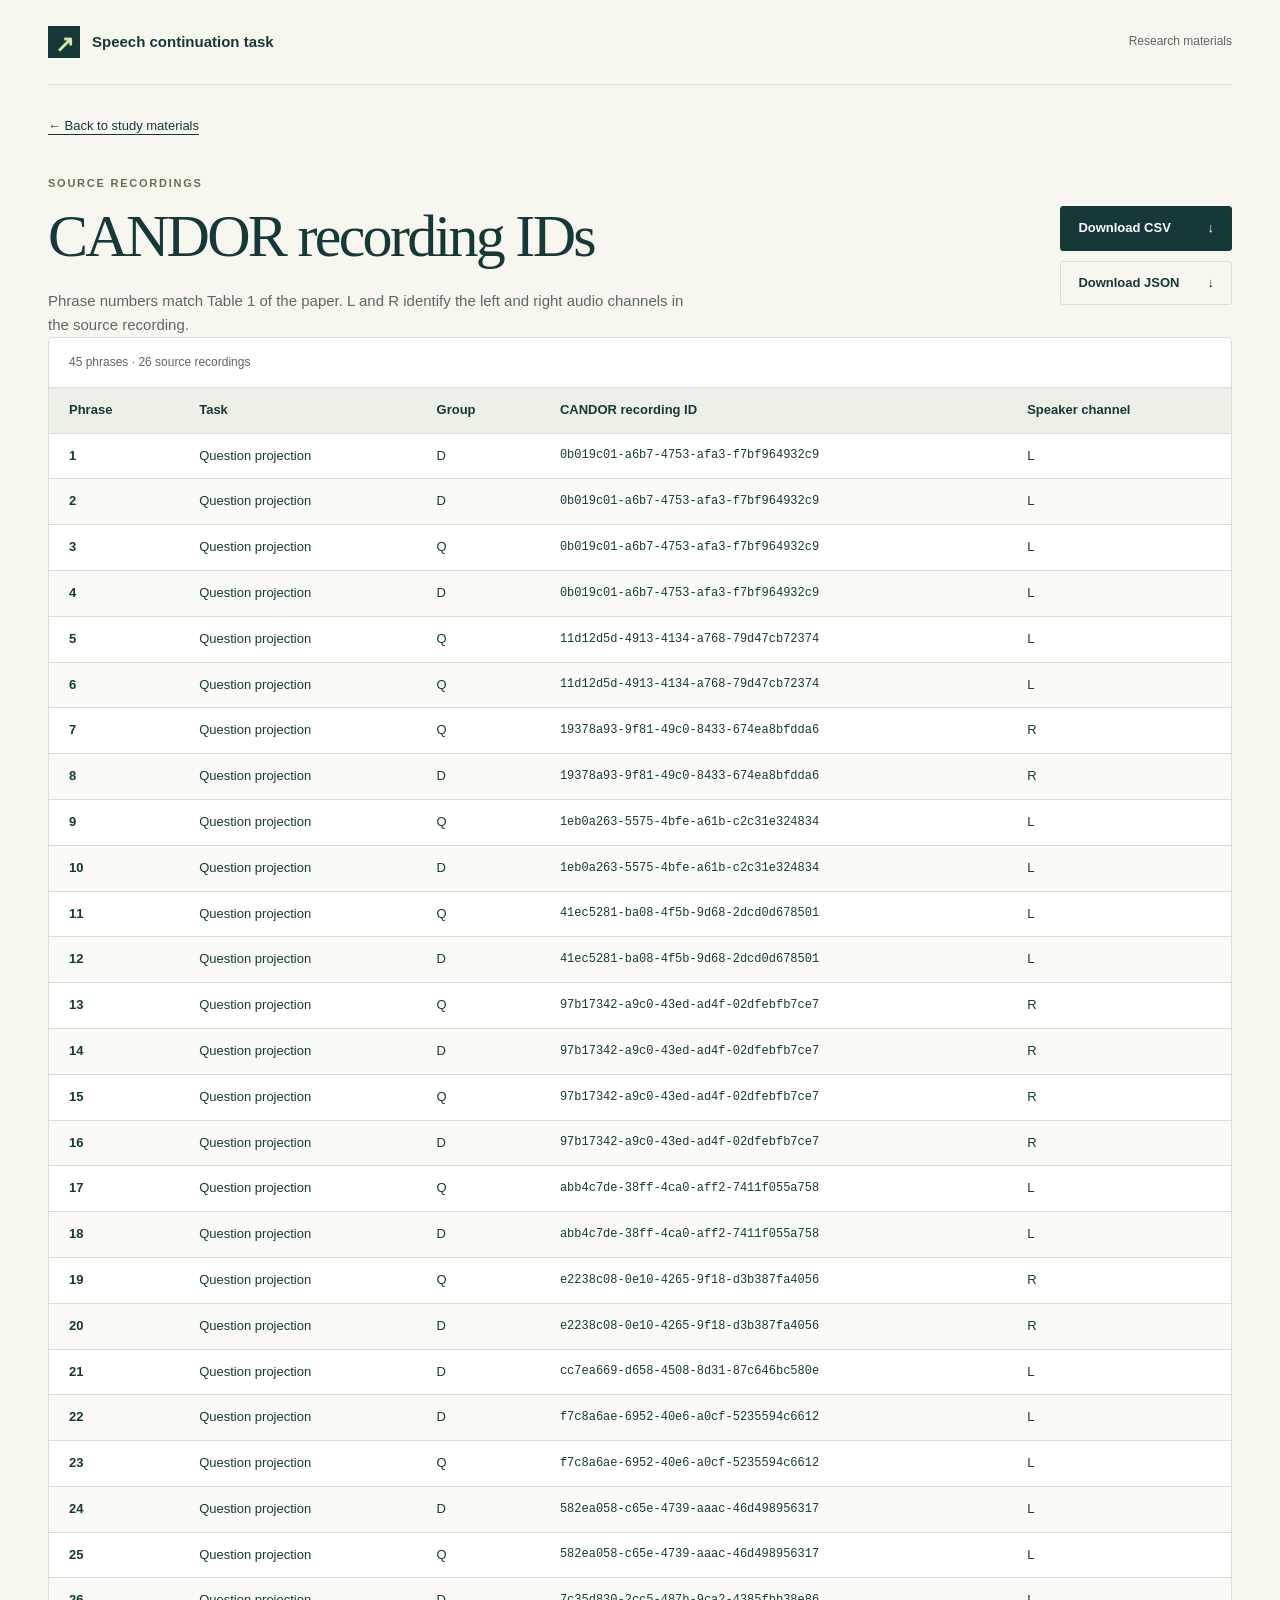
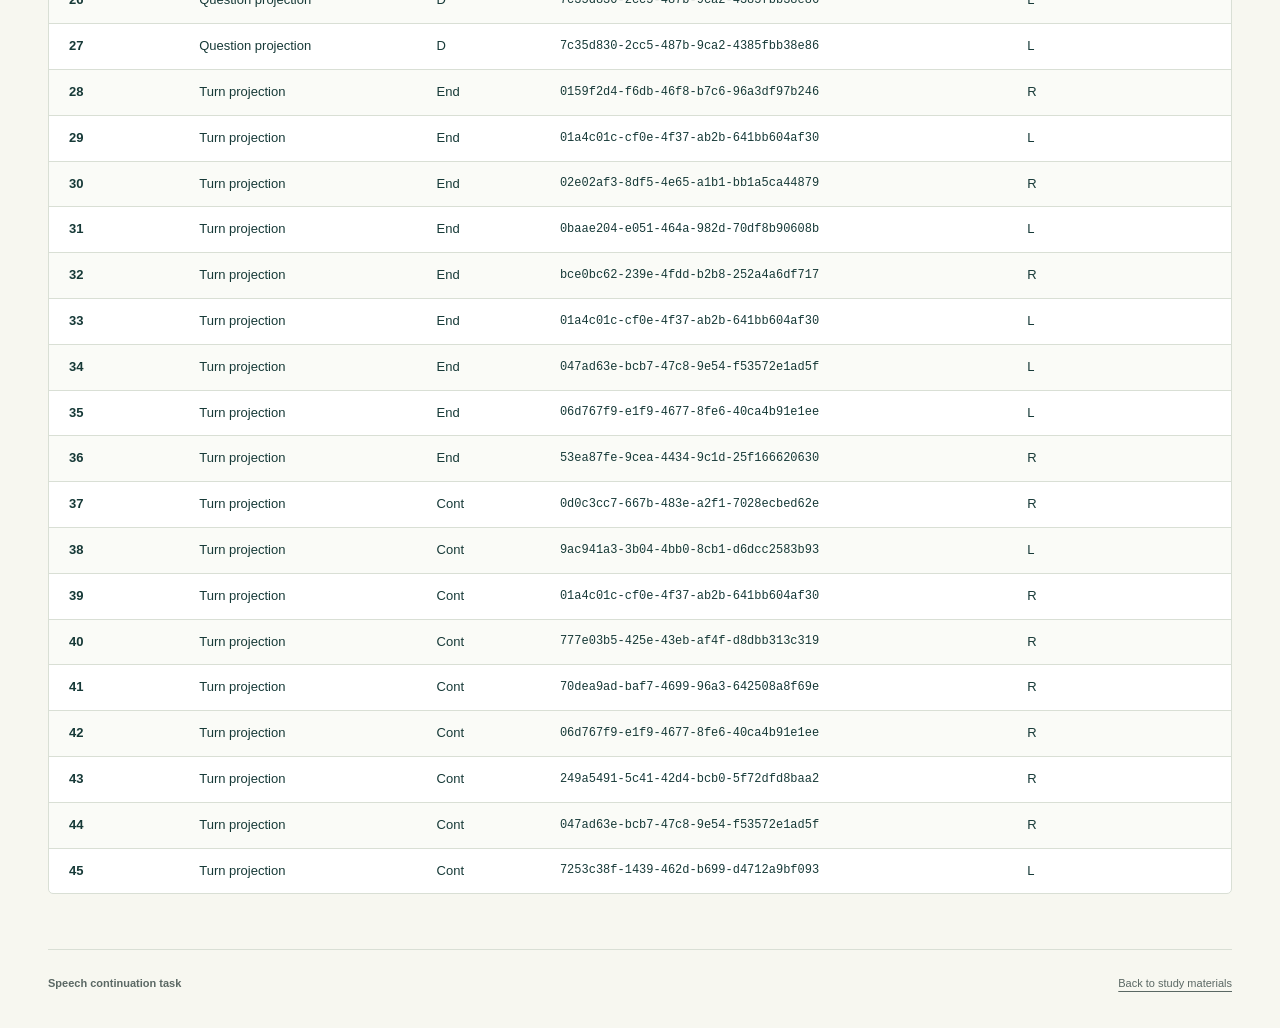
<file: recordings/index.html>
<!doctype html>
<html lang="en">
<head>
  <meta charset="utf-8">
  <meta name="viewport" content="width=device-width, initial-scale=1">
  <meta name="description" content="CANDOR recording IDs and speaker channels for all 45 phrases in the speech continuation paper.">
  <meta name="theme-color" content="#183c3a">
  <title>CANDOR recording IDs · Speech continuation task</title>
  <link rel="stylesheet" href="../styles.css">
  <link rel="stylesheet" href="styles.css">
</head>
<body>
  <a class="skip-link" href="#recordings">Skip to recording IDs</a>
  <header class="masthead wrap">
    <a class="wordmark" href="../" aria-label="Speech continuation task home"><span class="mark" aria-hidden="true">↗</span> Speech continuation task</a>
    <span class="masthead-label">Research materials</span>
  </header>
  <main class="recordings-main wrap" id="recordings">
    <a class="back-link" href="../">← Back to study materials</a>
    <div class="recordings-heading">
      <div>
        <p class="eyebrow">Source recordings</p>
        <h1>CANDOR recording IDs</h1>
        <p class="section-intro">Phrase numbers match Table 1 of the paper. L and R identify the left and right audio channels in the source recording.</p>
      </div>
      <div class="recording-downloads" aria-label="Download recording IDs">
        <a class="button button-primary" href="../data/candor-recordings.csv" download>Download CSV <span aria-hidden="true">↓</span></a>
        <a class="button button-secondary" href="../data/candor-recordings.json" download>Download JSON <span aria-hidden="true">↓</span></a>
      </div>
    </div>
    <div class="recording-table-scroll" role="region" aria-label="CANDOR recording IDs for 45 phrases" tabindex="0">
      <table>
        <caption>45 phrases · 26 source recordings</caption>
        <thead><tr><th scope="col">Phrase</th><th scope="col">Task</th><th scope="col">Group</th><th scope="col">CANDOR recording ID</th><th scope="col">Speaker channel</th></tr></thead>
        <tbody>
          <tr><th scope="row">1</th><td>Question projection</td><td>D</td><td class="recording-id">0b019c01-a6b7-4753-afa3-f7bf964932c9</td><td>L</td></tr>
          <tr><th scope="row">2</th><td>Question projection</td><td>D</td><td class="recording-id">0b019c01-a6b7-4753-afa3-f7bf964932c9</td><td>L</td></tr>
          <tr><th scope="row">3</th><td>Question projection</td><td>Q</td><td class="recording-id">0b019c01-a6b7-4753-afa3-f7bf964932c9</td><td>L</td></tr>
          <tr><th scope="row">4</th><td>Question projection</td><td>D</td><td class="recording-id">0b019c01-a6b7-4753-afa3-f7bf964932c9</td><td>L</td></tr>
          <tr><th scope="row">5</th><td>Question projection</td><td>Q</td><td class="recording-id">11d12d5d-4913-4134-a768-79d47cb72374</td><td>L</td></tr>
          <tr><th scope="row">6</th><td>Question projection</td><td>Q</td><td class="recording-id">11d12d5d-4913-4134-a768-79d47cb72374</td><td>L</td></tr>
          <tr><th scope="row">7</th><td>Question projection</td><td>Q</td><td class="recording-id">19378a93-9f81-49c0-8433-674ea8bfdda6</td><td>R</td></tr>
          <tr><th scope="row">8</th><td>Question projection</td><td>D</td><td class="recording-id">19378a93-9f81-49c0-8433-674ea8bfdda6</td><td>R</td></tr>
          <tr><th scope="row">9</th><td>Question projection</td><td>Q</td><td class="recording-id">1eb0a263-5575-4bfe-a61b-c2c31e324834</td><td>L</td></tr>
          <tr><th scope="row">10</th><td>Question projection</td><td>D</td><td class="recording-id">1eb0a263-5575-4bfe-a61b-c2c31e324834</td><td>L</td></tr>
          <tr><th scope="row">11</th><td>Question projection</td><td>Q</td><td class="recording-id">41ec5281-ba08-4f5b-9d68-2dcd0d678501</td><td>L</td></tr>
          <tr><th scope="row">12</th><td>Question projection</td><td>D</td><td class="recording-id">41ec5281-ba08-4f5b-9d68-2dcd0d678501</td><td>L</td></tr>
          <tr><th scope="row">13</th><td>Question projection</td><td>Q</td><td class="recording-id">97b17342-a9c0-43ed-ad4f-02dfebfb7ce7</td><td>R</td></tr>
          <tr><th scope="row">14</th><td>Question projection</td><td>D</td><td class="recording-id">97b17342-a9c0-43ed-ad4f-02dfebfb7ce7</td><td>R</td></tr>
          <tr><th scope="row">15</th><td>Question projection</td><td>Q</td><td class="recording-id">97b17342-a9c0-43ed-ad4f-02dfebfb7ce7</td><td>R</td></tr>
          <tr><th scope="row">16</th><td>Question projection</td><td>D</td><td class="recording-id">97b17342-a9c0-43ed-ad4f-02dfebfb7ce7</td><td>R</td></tr>
          <tr><th scope="row">17</th><td>Question projection</td><td>Q</td><td class="recording-id">abb4c7de-38ff-4ca0-aff2-7411f055a758</td><td>L</td></tr>
          <tr><th scope="row">18</th><td>Question projection</td><td>D</td><td class="recording-id">abb4c7de-38ff-4ca0-aff2-7411f055a758</td><td>L</td></tr>
          <tr><th scope="row">19</th><td>Question projection</td><td>Q</td><td class="recording-id">e2238c08-0e10-4265-9f18-d3b387fa4056</td><td>R</td></tr>
          <tr><th scope="row">20</th><td>Question projection</td><td>D</td><td class="recording-id">e2238c08-0e10-4265-9f18-d3b387fa4056</td><td>R</td></tr>
          <tr><th scope="row">21</th><td>Question projection</td><td>D</td><td class="recording-id">cc7ea669-d658-4508-8d31-87c646bc580e</td><td>L</td></tr>
          <tr><th scope="row">22</th><td>Question projection</td><td>D</td><td class="recording-id">f7c8a6ae-6952-40e6-a0cf-5235594c6612</td><td>L</td></tr>
          <tr><th scope="row">23</th><td>Question projection</td><td>Q</td><td class="recording-id">f7c8a6ae-6952-40e6-a0cf-5235594c6612</td><td>L</td></tr>
          <tr><th scope="row">24</th><td>Question projection</td><td>D</td><td class="recording-id">582ea058-c65e-4739-aaac-46d498956317</td><td>L</td></tr>
          <tr><th scope="row">25</th><td>Question projection</td><td>Q</td><td class="recording-id">582ea058-c65e-4739-aaac-46d498956317</td><td>L</td></tr>
          <tr><th scope="row">26</th><td>Question projection</td><td>D</td><td class="recording-id">7c35d830-2cc5-487b-9ca2-4385fbb38e86</td><td>L</td></tr>
          <tr><th scope="row">27</th><td>Question projection</td><td>D</td><td class="recording-id">7c35d830-2cc5-487b-9ca2-4385fbb38e86</td><td>L</td></tr>
          <tr><th scope="row">28</th><td>Turn projection</td><td>End</td><td class="recording-id">0159f2d4-f6db-46f8-b7c6-96a3df97b246</td><td>R</td></tr>
          <tr><th scope="row">29</th><td>Turn projection</td><td>End</td><td class="recording-id">01a4c01c-cf0e-4f37-ab2b-641bb604af30</td><td>L</td></tr>
          <tr><th scope="row">30</th><td>Turn projection</td><td>End</td><td class="recording-id">02e02af3-8df5-4e65-a1b1-bb1a5ca44879</td><td>R</td></tr>
          <tr><th scope="row">31</th><td>Turn projection</td><td>End</td><td class="recording-id">0baae204-e051-464a-982d-70df8b90608b</td><td>L</td></tr>
          <tr><th scope="row">32</th><td>Turn projection</td><td>End</td><td class="recording-id">bce0bc62-239e-4fdd-b2b8-252a4a6df717</td><td>R</td></tr>
          <tr><th scope="row">33</th><td>Turn projection</td><td>End</td><td class="recording-id">01a4c01c-cf0e-4f37-ab2b-641bb604af30</td><td>L</td></tr>
          <tr><th scope="row">34</th><td>Turn projection</td><td>End</td><td class="recording-id">047ad63e-bcb7-47c8-9e54-f53572e1ad5f</td><td>L</td></tr>
          <tr><th scope="row">35</th><td>Turn projection</td><td>End</td><td class="recording-id">06d767f9-e1f9-4677-8fe6-40ca4b91e1ee</td><td>L</td></tr>
          <tr><th scope="row">36</th><td>Turn projection</td><td>End</td><td class="recording-id">53ea87fe-9cea-4434-9c1d-25f166620630</td><td>R</td></tr>
          <tr><th scope="row">37</th><td>Turn projection</td><td>Cont</td><td class="recording-id">0d0c3cc7-667b-483e-a2f1-7028ecbed62e</td><td>R</td></tr>
          <tr><th scope="row">38</th><td>Turn projection</td><td>Cont</td><td class="recording-id">9ac941a3-3b04-4bb0-8cb1-d6dcc2583b93</td><td>L</td></tr>
          <tr><th scope="row">39</th><td>Turn projection</td><td>Cont</td><td class="recording-id">01a4c01c-cf0e-4f37-ab2b-641bb604af30</td><td>R</td></tr>
          <tr><th scope="row">40</th><td>Turn projection</td><td>Cont</td><td class="recording-id">777e03b5-425e-43eb-af4f-d8dbb313c319</td><td>R</td></tr>
          <tr><th scope="row">41</th><td>Turn projection</td><td>Cont</td><td class="recording-id">70dea9ad-baf7-4699-96a3-642508a8f69e</td><td>R</td></tr>
          <tr><th scope="row">42</th><td>Turn projection</td><td>Cont</td><td class="recording-id">06d767f9-e1f9-4677-8fe6-40ca4b91e1ee</td><td>R</td></tr>
          <tr><th scope="row">43</th><td>Turn projection</td><td>Cont</td><td class="recording-id">249a5491-5c41-42d4-bcb0-5f72dfd8baa2</td><td>R</td></tr>
          <tr><th scope="row">44</th><td>Turn projection</td><td>Cont</td><td class="recording-id">047ad63e-bcb7-47c8-9e54-f53572e1ad5f</td><td>R</td></tr>
          <tr><th scope="row">45</th><td>Turn projection</td><td>Cont</td><td class="recording-id">7253c38f-1439-462d-b699-d4712a9bf093</td><td>L</td></tr>
        </tbody>
      </table>
    </div>
  </main>
  <footer class="wrap"><span>Speech continuation task</span><a href="../">Back to study materials</a></footer>
</body>
</html>
</file>
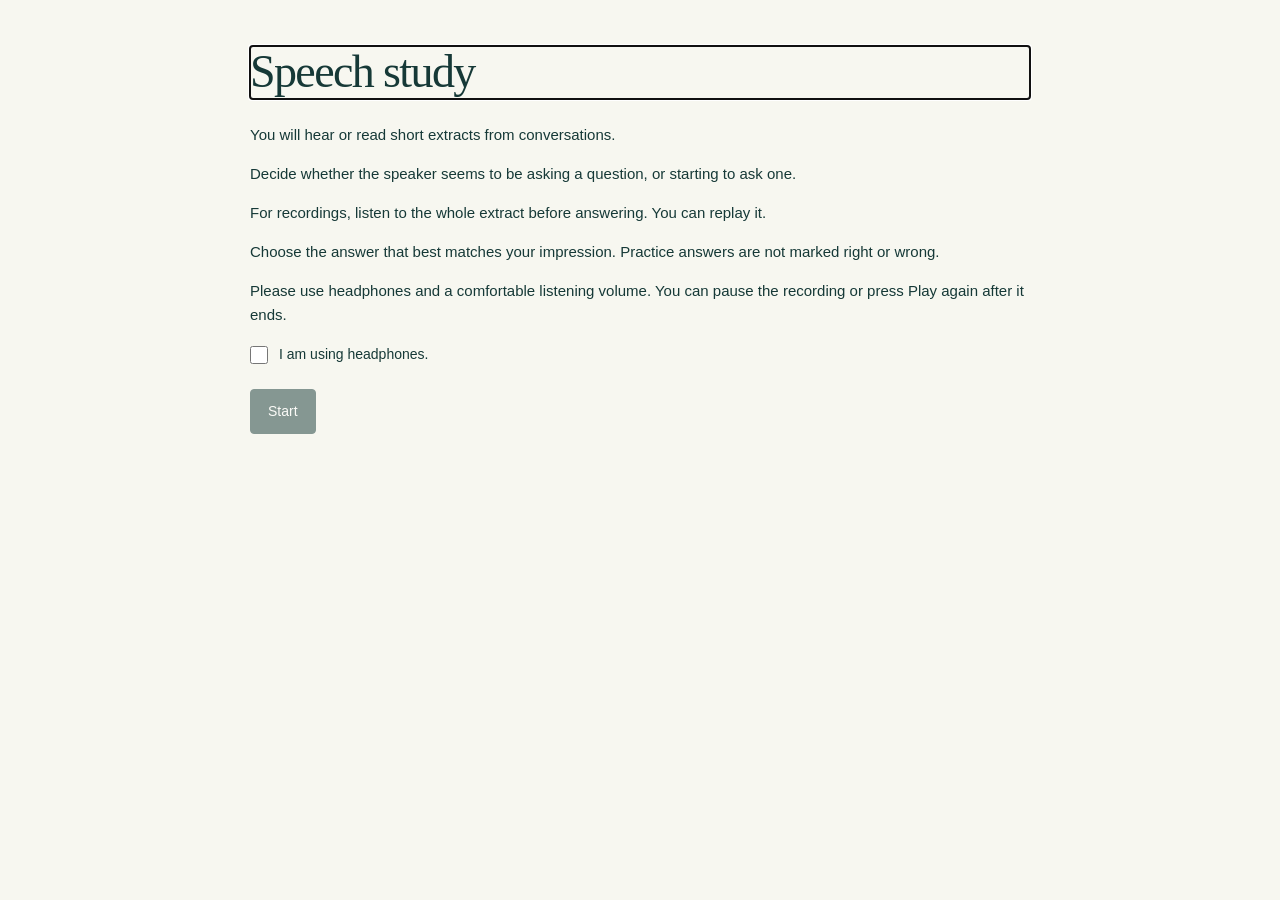
<file: demos/question/index.html>
<!doctype html>
<html lang="en">
<head>
  <meta charset="utf-8">
  <meta name="viewport" content="width=device-width, initial-scale=1">
  <meta name="theme-color" content="#183c3a">
  <title>Speech study</title>
  <link rel="stylesheet" href="../../styles.css">
  <link rel="stylesheet" href="../demo.css">
  <script src="../playback.js" defer></script>
  <script src="../demo.js?v=20261114-original-instructions" defer></script>
</head>
<body class="demo-page">
  <main id="demo" class="demo-shell" tabindex="-1"><h1>Speech study</h1></main>
  <noscript><p class="demo-shell">This study needs JavaScript to play recordings and save responses.</p></noscript>
</body>
</html>
</file>
<file: styles.css>
@charset "UTF-8";
:root { color-scheme: light; --ink: #163937; --muted: #5b6864; --paper: #f7f7f0; --line: #d9dfd5; --accent: #d7e7b0; --white: #fff; }
* { box-sizing: border-box; }
html { scroll-behavior: smooth; }
body { margin: 0; background: var(--paper); color: var(--ink); font-family: -apple-system, BlinkMacSystemFont, "Segoe UI", sans-serif; line-height: 1.6; }
a { color: inherit; text-underline-offset: 4px; }
button, a { -webkit-tap-highlight-color: transparent; }
a:focus-visible, button:focus-visible { outline: 3px solid #b56c13; outline-offset: 5px; }
[hidden] { display: none !important; }
.wrap { width: min(1320px, calc(100% - 96px)); margin-inline: auto; }
.skip-link { position: absolute; left: 24px; top: -100px; z-index: 5; background: var(--ink); color: white; padding: 12px 20px; }
.skip-link:focus { top: 12px; }
.masthead { display: flex; align-items: center; justify-content: space-between; padding-block: 26px; border-bottom: 1px solid var(--line); }
.wordmark { display: inline-flex; align-items: center; gap: 12px; font-weight: 600; font-size: 15px; text-decoration: none; }
.mark { display: inline-grid; place-items: center; background: var(--ink); color: var(--accent); width: 32px; height: 32px; font-size: 23px; }
.masthead-label { font-size: 12px; color: var(--muted); }
.hero { display: grid; grid-template-columns: minmax(0, 1.15fr) minmax(0, 1fr); align-items: center; gap: clamp(24px, 4vw, 48px); padding-block: 55px 50px; position: relative; }
.hero-copy { min-width: 0; }
.hero-figure { width: min(100%, 440px); margin: 0; justify-self: end; }
.hero-figure img { display: block; width: 100%; height: auto; }
.eyebrow { font-size: 11px; font-weight: 650; text-transform: uppercase; letter-spacing: .16em; margin: 0 0 17px; color: #61714f; }
h1 { font-family: Georgia, "Times New Roman", serif; font-weight: 400; font-size: clamp(42px, 5.5vw, 74px); line-height: 1.07; letter-spacing: -.045em; margin: 0 0 24px; }
.paper-subtitle { max-width: 660px; font-size: 18px; color: var(--muted); line-height: 1.65; margin: 0; }
.hero-rule { display: flex; gap: 8px; margin-top: 36px; }
.hero-rule span { width: 42px; height: 4px; background: var(--ink); }
.hero-rule span:nth-child(2) { background: #91a780; }
.hero-rule span:nth-child(3) { background: #d1dcbe; }
.demo-section { border-top: 1px solid var(--line); padding-block: 40px; scroll-margin-top: 20px; }
.demo-section > .eyebrow { margin-bottom: 9px; }
.demo-cards { display: grid; grid-template-columns: repeat(2, minmax(0, 1fr)); gap: 20px; margin-top: 26px; }
.demo-card { display: flex; flex-direction: column; align-items: flex-start; border: 1px solid var(--line); border-radius: 5px; background: white; padding: 25px; }
.demo-card .demo-meta { margin: 0 0 10px; font-size: 11px; color: var(--muted); }
.demo-card h3 { font-size: 21px; }
.demo-card > p:not(.demo-meta) { margin: 12px 0 23px; color: var(--muted); font-size: 14px; max-width: 460px; }
.demo-card .button { margin-top: 22px; }
.source-resource { display: flex; justify-content: space-between; gap: 30px; align-items: center; margin-top: 25px; }
.source-resource h3 { font-size: 15px; }
.source-resource p { font-size: 13px; color: var(--muted); margin: 5px 0 0; }
.source-links { display: flex; gap: 22px; flex: 0 0 auto; }
.materials { border-top: 1px solid var(--line); padding-top: 40px; scroll-margin-top: 20px; }
.section-heading { display: flex; justify-content: space-between; gap: 36px; align-items: center; margin-bottom: 26px; }
.section-heading .eyebrow { margin-bottom: 9px; }
h2 { font-size: clamp(25px, 3vw, 33px); letter-spacing: -.035em; font-weight: 550; line-height: 1.2; margin: 0 0 13px; }
.section-intro { max-width: 640px; margin: 0; font-size: 15px; color: var(--muted); }
.resource-links { display: flex; flex-direction: column; gap: 9px; flex: 0 0 auto; }
.button { display: inline-flex; justify-content: space-between; align-items: center; gap: 28px; text-decoration: none; font-size: 13px; font-weight: 600; padding: 11px 17px; border: 1px solid var(--ink); border-radius: 3px; }
.button-primary { background: var(--ink); color: #fff; }
.button-primary:hover { background: #28514c; }
.button-secondary { border-color: var(--line); background: transparent; }
.button-secondary:hover { background: #edf0e6; }
.study-tabs { display: grid; grid-template-columns: 1fr 1fr 1fr; border: 1px solid var(--line); border-bottom: 0; border-radius: 5px 5px 0 0; overflow: hidden; }
.study-tabs button { background: transparent; border: 0; border-bottom: 3px solid transparent; border-right: 1px solid var(--line); color: var(--muted); cursor: pointer; padding: 19px 22px 16px; font: inherit; font-size: 14px; line-height: 1.4; display: flex; align-items: center; gap: 15px; text-align: left; }
.study-tabs button:last-child { border-right: 0; }
.study-tabs button[aria-selected="true"] { background: white; color: var(--ink); border-bottom-color: var(--ink); }
.study-tabs button:hover { background: #f0f2ea; }
.study-tabs button:focus-visible { outline-offset: -5px; }
.study-tabs small { display: block; color: var(--muted); font-size: 12px; margin-top: 4px; }
.tab-number { font-size: 12px; font-variant-numeric: tabular-nums; color: #708268; }
.study-panel { background: white; border: 1px solid var(--line); margin-bottom: 22px; padding: 26px 26px 18px; border-radius: 0 0 5px 5px; }
.panel-heading { display: flex; align-items: center; justify-content: space-between; gap: 24px; }
h3 { font-size: 17px; line-height: 1.4; font-weight: 600; margin: 0; }
.panel-heading p { font-size: 12px; color: var(--muted); margin: 7px 0 0; }
.panel-heading p span { padding: 0 8px; }
.text-link { flex: 0 0 auto; font-size: 12px; }
.table-hint { font-size: 12px; color: var(--muted); margin: 20px 0 12px; }
iframe { display: block; width: 100%; height: 820px; border: 1px solid var(--line); background: white; }
.table-key { padding-top: 8px; margin-bottom: 56px; }
.table-key > h3 { font-size: 14px; margin-bottom: 17px; }
.key-grid { display: grid; grid-template-columns: repeat(3, 1fr); gap: 34px; }
h4 { font-size: 12px; margin: 0 0 7px; font-weight: 650; }
.key-grid p { color: var(--muted); font-size: 12px; margin: 0; line-height: 1.75; }
.key-grid strong { font-weight: 600; color: #435951; }
footer { display: flex; justify-content: space-between; gap: 24px; border-top: 1px solid var(--line); padding-block: 25px 35px; color: var(--muted); font-size: 11px; }
footer > span { flex: 0 0 auto; font-weight: 600; }
@media (min-width: 1500px) { .hero { padding-block: 80px 60px; } }
@media (max-width: 850px) {
  .wrap { width: calc(100% - 48px); }
  .hero { grid-template-columns: 1fr; gap: 30px; }
  .hero-figure { width: min(100%, 380px); justify-self: center; }
  .section-heading { align-items: flex-start; }
  .source-resource { align-items: flex-start; flex-direction: column; gap: 14px; }
  .study-tabs button { padding-inline: 14px; gap: 9px; font-size: 12px; }
  .tab-number { display: none; }
  .key-grid { gap: 20px; }
}
@media (max-width: 600px) {
  .wrap { width: calc(100% - 32px); }
  .masthead { padding-block: 19px; }
  .wordmark { font-size: 13px; gap: 9px; }
  .masthead-label { display: none; }
  .hero { padding-block: 44px 35px; }
  .paper-subtitle { font-size: 16px; }
  .materials { padding-top: 30px; }
  .demo-section { padding-block: 30px; }
  .demo-cards { grid-template-columns: 1fr; gap: 15px; }
  .demo-card { padding: 21px; }
  .section-heading { flex-direction: column; gap: 21px; }
  .resource-links { width: 100%; flex-direction: row; flex-wrap: wrap; }
  .button { flex: 1; gap: 12px; white-space: nowrap; padding: 10px 12px; font-size: 12px; }
  .study-tabs button { padding: 15px 10px 12px; align-items: flex-start; }
  .study-tabs small { font-size: 11px; }
  .study-panel { padding: 20px 12px 12px; }
  .panel-heading { display: block; }
  .panel-heading h3 { font-size: 16px; }
  .text-link { display: inline-block; margin-top: 12px; }
  iframe { height: 720px; }
  .key-grid { grid-template-columns: 1fr; gap: 20px; }
  .table-key { margin-bottom: 35px; }
  footer { display: block; }
}
@media (prefers-reduced-motion: reduce) { html { scroll-behavior: auto; } }
</file>
<file: recordings/styles.css>
.recordings-main { padding-block: 27px 55px; }
.back-link { display: inline-block; font-size: 13px; margin-bottom: 38px; }
.recordings-heading { display: flex; justify-content: space-between; align-items: center; gap: 35px; }
.recordings-heading h1 { font-size: clamp(36px, 4.7vw, 60px); margin-bottom: 20px; }
.recordings-heading .eyebrow { margin-bottom: 12px; }
.recording-downloads { display: flex; flex-direction: column; gap: 10px; flex: 0 0 auto; }
.group-note { max-width: 840px; color: var(--muted); font-size: 13px; margin: 25px 0; }
.recording-table-scroll { width: 100%; overflow-x: auto; border: 1px solid var(--line); border-radius: 5px; background: white; }
.recording-table-scroll:focus-visible { outline: 3px solid #b56c13; outline-offset: 4px; }
.recording-table-scroll table { width: 100%; min-width: 730px; border-collapse: collapse; text-align: left; font-size: 13px; }
.recording-table-scroll caption { padding: 15px 20px; text-align: left; color: var(--muted); font-size: 12px; }
.recording-table-scroll th, .recording-table-scroll td { padding: 12px 20px; border-top: 1px solid var(--line); }
.recording-table-scroll thead { background: #edf0e6; }
.recording-table-scroll thead th { font-weight: 600; white-space: nowrap; }
.recording-table-scroll tbody th { font-weight: 600; font-variant-numeric: tabular-nums; }
.recording-table-scroll tbody tr:nth-child(even) { background: #fafbf7; }
.recording-id { font-family: ui-monospace, SFMono-Regular, Menlo, Consolas, monospace; font-size: 12px; white-space: nowrap; }
@media (max-width: 850px) {
  .recordings-heading { align-items: flex-start; flex-direction: column; gap: 23px; }
  .recording-downloads { flex-direction: row; flex-wrap: wrap; }
}
@media (max-width: 600px) {
  .recordings-main { padding-block: 20px 35px; }
  .back-link { margin-bottom: 28px; }
  .recording-table-scroll th, .recording-table-scroll td { padding: 11px 14px; }
}
</file>
<file: demos/demo.css>
.demo-header { width: min(1100px, calc(100% - 48px)); margin: 0 auto; display: flex; align-items: center; justify-content: space-between; gap: 24px; padding: 24px 0; border-bottom: 1px solid var(--line); }
.demo-header > a:last-child { font-size: 12px; }
.demo-shell { width: min(780px, calc(100% - 40px)); margin: 46px auto 72px; outline: none; }
.demo-shell h1 { font-size: clamp(32px, 5vw, 46px); line-height: 1.15; letter-spacing: -.035em; margin-bottom: 24px; }
.demo-shell h2 { font-size: 23px; line-height: 1.3; margin-top: 30px; }
.study-heading { margin-bottom: 24px; }
.study-heading h1 { margin-bottom: 10px; }
.study-heading .progress-label { margin: 0; }
.demo-shell p { font-size: 15px; }
.demo-shell .eyebrow { font-size: 11px; margin-bottom: 12px; }
.demo-shell .muted, .demo-shell .privacy-note, .demo-shell .progress-label, .demo-shell .download-note { color: var(--muted); font-size: 13px; }
.privacy-note { border-top: 1px solid var(--line); padding-top: 20px; margin-top: 30px; }
.demo-shell .demo-card { display: block; padding: 24px; border: 1px solid var(--line); background: white; border-radius: 5px; margin: 22px 0; }
.demo-shell button, .demo-shell .download-link { font: inherit; font-size: 14px; border-radius: 4px; border: 1px solid var(--line); padding: 10px 17px; background: white; color: var(--ink); cursor: pointer; min-height: 44px; }
.demo-shell button:hover:not(:disabled) { background: #edf0e6; }
.demo-shell button.primary { background: var(--ink); border-color: var(--ink); color: white; }
.demo-shell button.primary:hover:not(:disabled) { background: #28514c; }
.demo-shell button:disabled { cursor: not-allowed; opacity: .5; }
.actions { display: flex; gap: 10px; align-items: center; flex-wrap: wrap; margin-top: 24px; }
.demo-shell .check { display: flex; align-items: flex-start; gap: 11px; cursor: pointer; font-size: 14px; margin: 16px 0; }
.demo-shell input[type="checkbox"], .demo-shell input[type="radio"] { accent-color: var(--ink); width: 18px; height: 18px; flex: 0 0 18px; margin: 3px 0 0; }
.demo-shell audio { width: 100%; margin-top: 10px; }
.playback-controls { display: flex; flex-wrap: wrap; gap: 10px; align-items: center; }
.audio-progress, .study-progress { width: 100%; height: 8px; accent-color: var(--ink); display: block; border: 0; margin-top: 18px; }
.study-progress { margin-top: 8px; margin-bottom: 25px; height: 6px; }
.playback-caption { display: flex; justify-content: space-between; gap: 12px; margin-top: 10px; }
.demo-shell .playback-caption p { font-size: 12px; color: var(--muted); margin: 0; }
.readiness { min-height: 22px; }
.text-stimulus { font-size: 22px !important; line-height: 1.6; white-space: pre-wrap; margin: 0; font-family: Georgia, "Times New Roman", serif; }
.answer-options { padding: 0; margin: 24px 0; border: 0; min-width: 0; }
.answer-options legend { font-size: 18px; font-weight: 600; line-height: 1.5; margin-bottom: 15px; padding: 0; }
.demo-shell button.answer-choice { display: flex; width: 100%; align-items: flex-start; gap: 12px; padding: 17px 18px; border: 1px solid var(--line); border-radius: 5px; background: white; margin-top: 10px; cursor: pointer; font-size: 16px; line-height: 1.6; text-align: left; }
.demo-shell button.answer-choice[aria-pressed="true"] { border-color: var(--ink); background: #edf0e6; }
.demo-shell button.answer-choice:disabled { color: #7b857e; background: #f2f3ee; cursor: not-allowed; }
.answer-letter { font-weight: 600; flex: 0 0 20px; }
.choice-status { font-size: 14px !important; }
.answer-choice:focus-within { outline: 3px solid #b56c13; outline-offset: 3px; }
.technical-box { border-top: 1px solid var(--line); padding-top: 8px; margin-top: 24px; }
.technical-box summary { cursor: pointer; font-size: 14px; padding-block: 8px; }
.technical-fields { padding-left: 0; }
.technical-fields label { display: block; font-size: 13px; margin: 12px 0 6px; }
.technical-fields select, .technical-fields textarea { display: block; width: 100%; font: inherit; font-size: 14px; border: 1px solid var(--line); border-radius: 4px; background: white; padding: 10px; color: var(--ink); }
.technical-fields textarea { resize: vertical; min-height: 76px; }
.demo-shell .error, .demo-shell .storage-warning { color: #7e3322; border: 1px solid #d6aa9e; border-radius: 4px; background: #fff4ee; padding: 13px 16px; font-size: 14px; }
.demo-shell .error:empty, .demo-shell .storage-warning:empty { display: none; }
.download-area { border-top: 1px solid var(--line); margin-top: 32px; padding-top: 20px; }
.download-area h2 { font-size: 16px; margin: 0; }
.download-area .actions { margin-top: 12px; }
.download-note { margin-bottom: 0; }
.restart-box { border: 1px solid var(--line); border-radius: 4px; padding: 17px 20px; margin-top: 18px; background: #edf0e6; }
.restart-box p { margin-top: 0; }
.restart-box .actions { margin-top: 14px; }
.completion-count { font-variant-numeric: tabular-nums; }
@media (max-width: 600px) {
  .demo-header { width: calc(100% - 32px); align-items: flex-start; flex-direction: column; gap: 12px; padding-block: 18px; }
  .demo-shell { width: calc(100% - 32px); margin-top: 30px; }
  .demo-shell .demo-card { padding: 18px; }
  .demo-shell button.answer-choice { padding: 14px; font-size: 15px; }
  .technical-fields { padding-left: 0; }
  .playback-caption { flex-direction: column; gap: 5px; }
}
</file>
